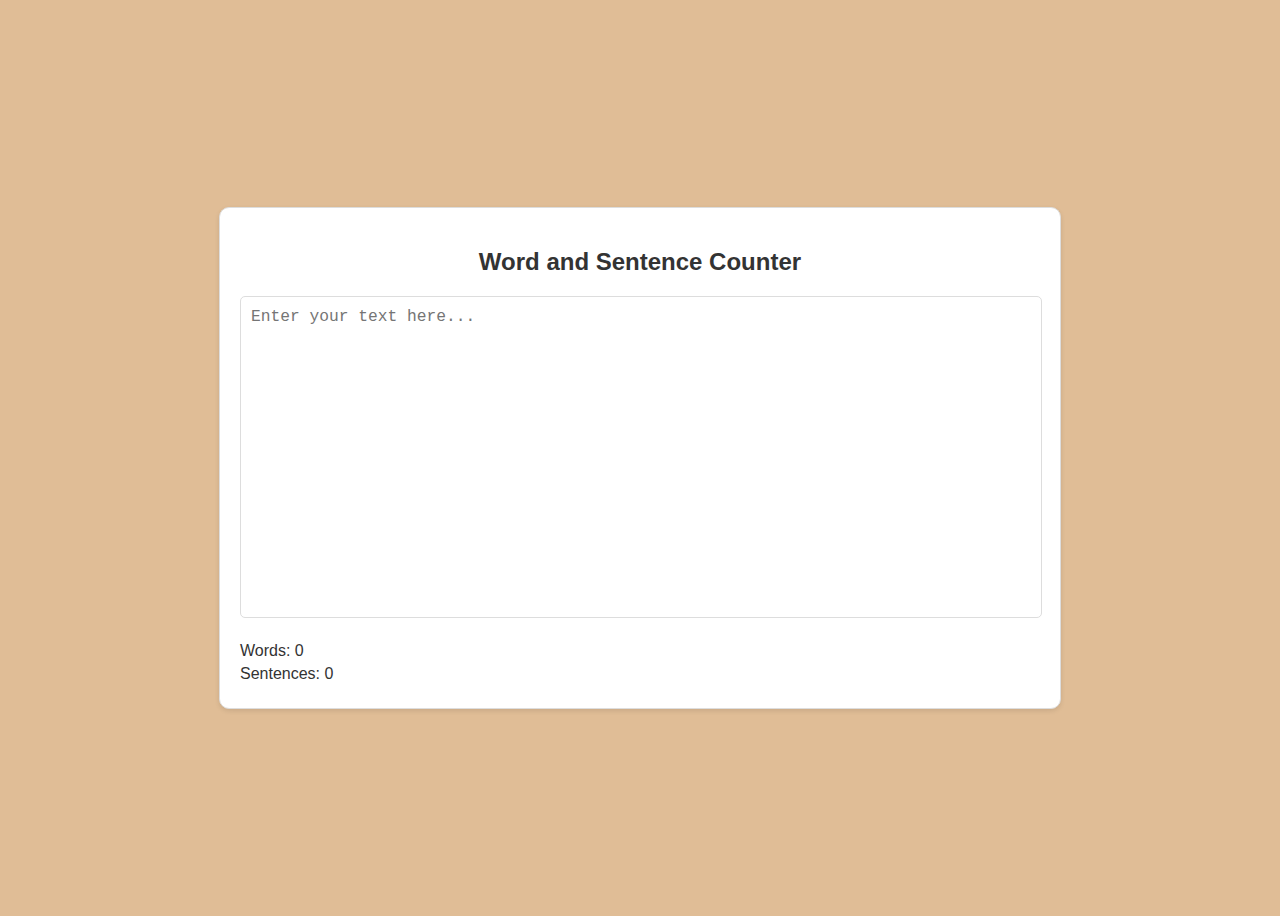
<file: Laboratory Activities/Laboratory Activity 3 – 19-11-24/index.html>
<!DOCTYPE html>
<html>
<head>
    <title>Word and Sentence Counter</title>
    <link rel="stylesheet" href="style.css">
</head>
<body>
    <div class="container">
        <h2>Word and Sentence Counter</h2>
        <textarea id="textInput" placeholder="Enter your text here..."></textarea>
        <div id="result">
            <p>Words: <span id="wordCount">0</span></p>
            <p>Sentences: <span id="sentenceCount">0</span></p>
        </div>
    </div>
    <script src="script.js"></script>
</body>
</html>
</file>
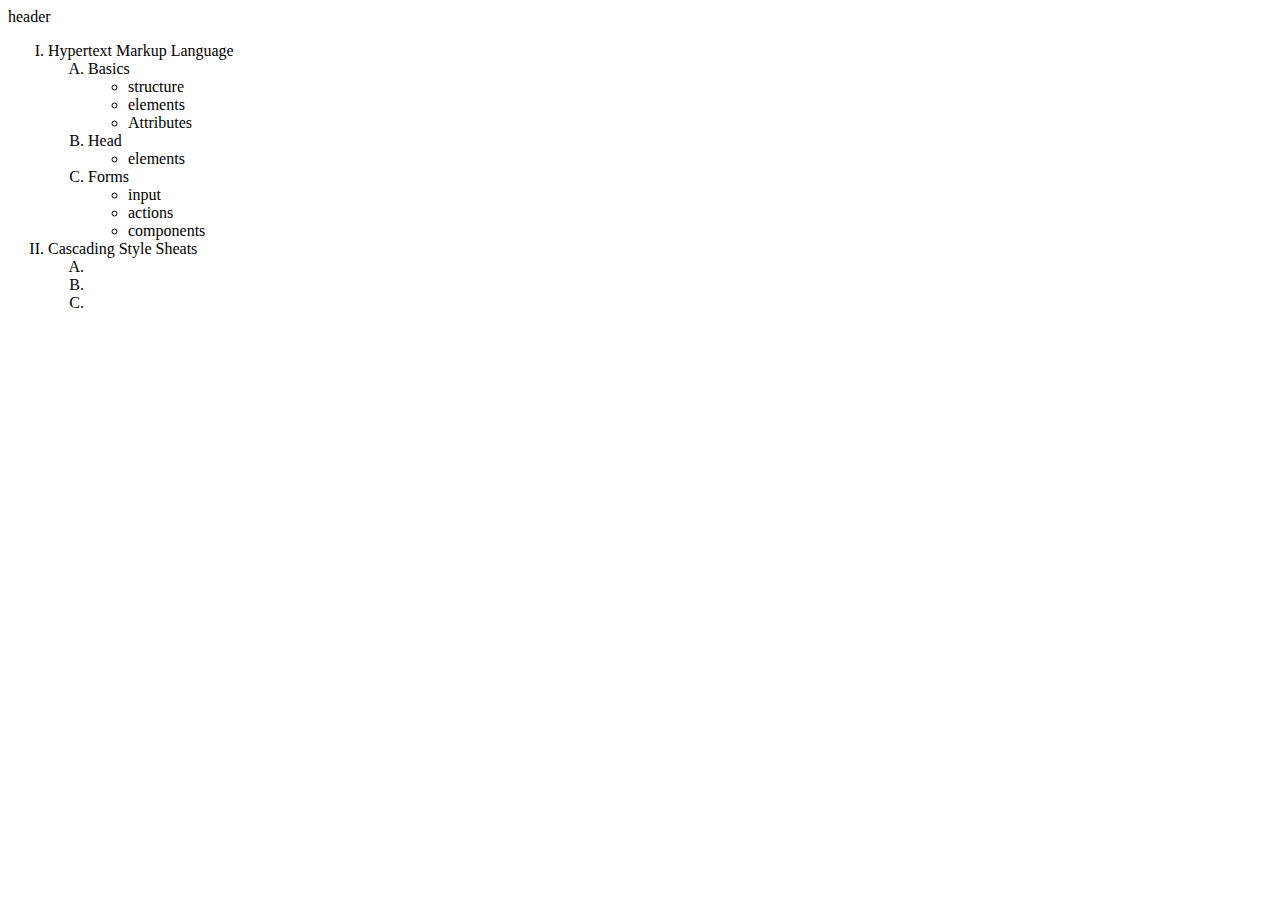
<file: Excercise Sets/Excercise Set1.html>
<html>
	<head>header</head>
	<body>
		<ol type="I">
		<li>Hypertext Markup Language</li>
			<ol type="A">
				<li>Basics</li>
					<ul style="list-style-type:circle">
						<li>structure</li>
						<li>elements</li>
						<li>Attributes</li>
					</ul>
				<li>Head</li>
					<ul style="list-style-type:circle">
						<li>elements</li>
					</ul>
				<li>Forms</li>
					<ul style="list-style-type:circle">
						<li>input</li>
						<li>actions</li>
						<li>components</li>
					</ul>
			</ol>
		<li>Cascading Style Sheats</li>
			<ol type="A">
				<li></li>
				<li></li>
				<li></li>
			</ol>
		</ol>
	</body>
</html>
</file>
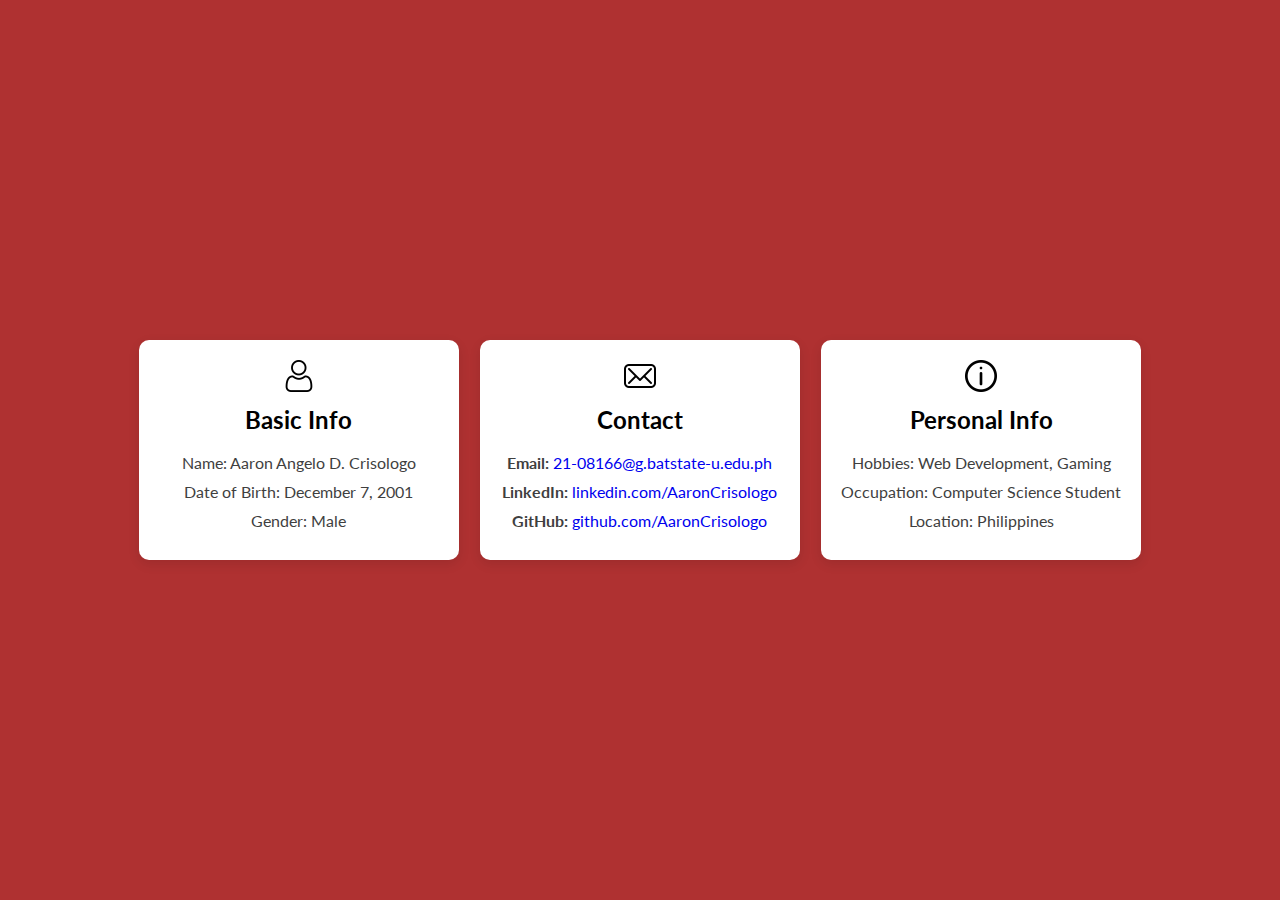
<file: Excercise Sets/Exercise Set 02/about.html>
<!DOCTYPE html>
<html lang="en">
  <head>
  <meta charset="UTF-8">
  <meta name="viewport" content="width=device-width, initial-scale=1.0">
  <title>Business Card</title>
  <link rel="stylesheet" href="styles.css">
  <link rel="preconnect" href="https://fonts.googleapis.com">
  <link rel="preconnect" href="https://fonts.gstatic.com" crossorigin>
  <link href="https://fonts.googleapis.com/css2?family=Lato:ital,wght@0,100;0,300;0,400;0,700;0,900;1,100;1,300;1,400;1,700;1,900&display=swap" rel="stylesheet">
</head>
<body>

<div class="card-container">
  <div class="card">
    <div style="text-align: center;"><img src="assets/user.png" class="icon"></div>
    <h2>Basic Info</h2>
    <p>Name: <span>Aaron Angelo D. Crisologo</span></p>
    <p>Date of Birth: <span>December 7, 2001</span></p>
    <p>Gender: <span>Male</span></p>
  </div>

  <div class="card">
    <div style="text-align: center;"><img src="assets/email.png" class="icon"></div>
    <h2>Contact</h2>
    <p><span style="font-weight: bold;">Email: </span><a href="https://mail.google.com/mail/u/0/" target="_blank" class="custom-link">21-08166@g.batstate-u.edu.ph</a></p>
    <p><span style="font-weight: bold;">LinkedIn: </span><a href="https://www.linkedin.com/" target="_blank" class="custom-link">linkedin.com/AaronCrisologo</a></p>
    <p><span style="font-weight: bold;">GitHub: </span><a href="https://github.com/AaronCrisologo" target="_blank" class="custom-link">github.com/AaronCrisologo</a></p>
  </div>

  <div class="card">
    <div style="text-align: center;"><img src="assets/info.png" class="icon"></div>
    <h2>Personal Info</h2>
    <p>Hobbies: <span>Web Development, Gaming</span></p>
    <p>Occupation: <span>Computer Science Student
    </span></p>
    <p>Location: <span>Philippines</span></p>
  </div>
</div>

</body>
</html>
</file>
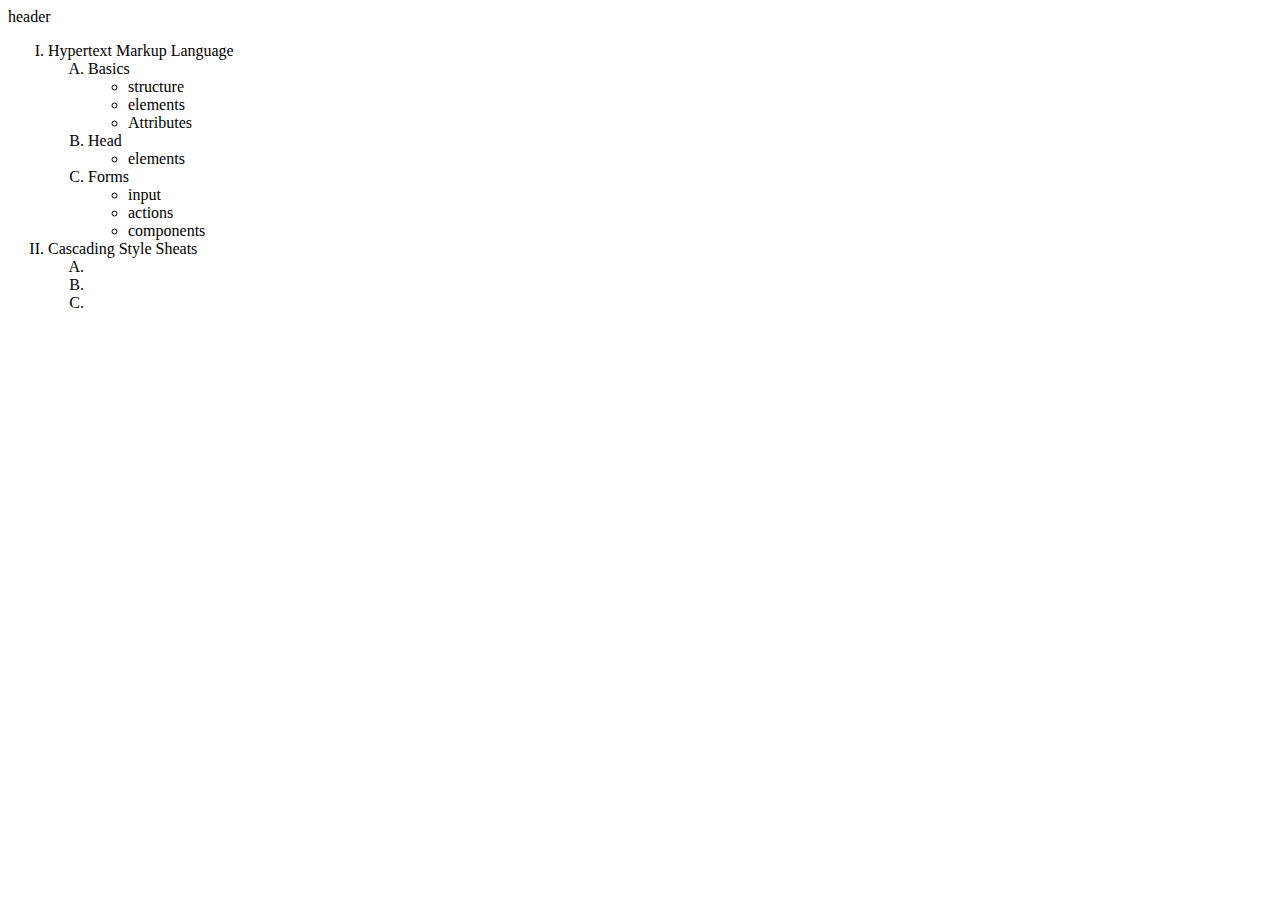
<file: Excercise Sets/Exercise Set 1/Excercise Set1.html>
<html>
	<head>header</head>
	<body>
		<ol type="I">
		<li>Hypertext Markup Language</li>
			<ol type="A">
				<li>Basics</li>
					<ul style="list-style-type:circle">
						<li>structure</li>
						<li>elements</li>
						<li>Attributes</li>
					</ul>
				<li>Head</li>
					<ul style="list-style-type:circle">
						<li>elements</li>
					</ul>
				<li>Forms</li>
					<ul style="list-style-type:circle">
						<li>input</li>
						<li>actions</li>
						<li>components</li>
					</ul>
			</ol>
		<li>Cascading Style Sheats</li>
			<ol type="A">
				<li></li>
				<li></li>
				<li></li>
			</ol>
		</ol>
	</body>
</html>
</file>
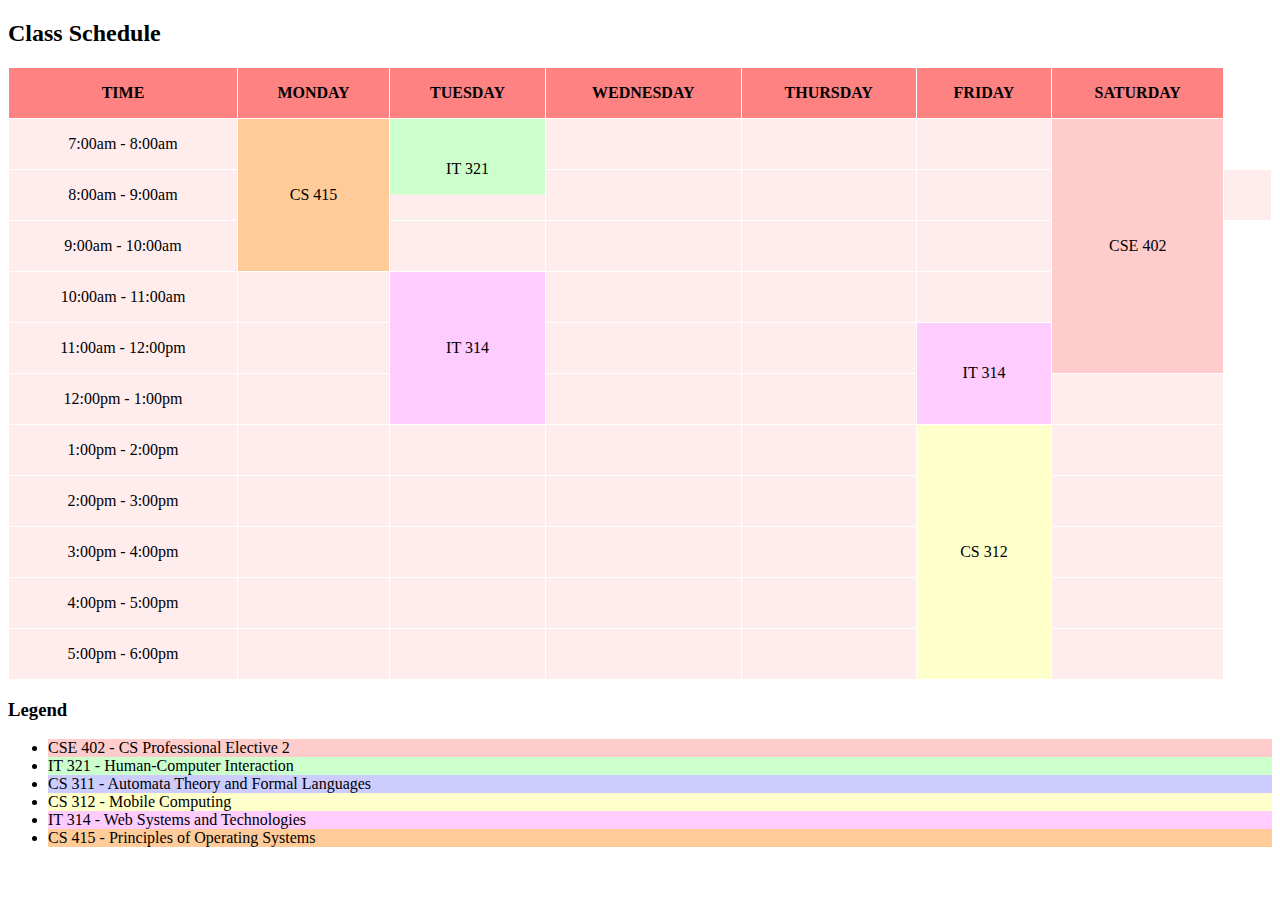
<file: Laboratory Activities/Laboratory Activity 1 - 05-09-24/html-tables.html>
<!DOCTYPE html>
<html lang="en">
<head>
  <meta charset="UTF-8">
  <meta name="viewport" content="width=device-width, initial-scale=1.0">
  <title>Class Schedule</title>
  <style>
    table {
        width: 100%;
        border-collapse: collapse;
    }
    th, td {
        border: 1px solid rgb(255, 255, 255);
        text-align: center;
        padding: 16px;
    }
    th {
        background-color: #ff8282;
    }
    td  {
        background-color: #ffecec;
    }
    .cse402 { background-color: #ffcccc; }
    .it321 {background-color: #ccffcc;}
    .it321half {
        background: linear-gradient(to bottom, #ccffcc 75%, #ffecec 50%);
    }
    .cs311 { background-color: #ccccff; }
    .cs312 { background-color: #ffffcc; }
    .it314 { background-color: #ffccff; }
    .cs415 { background-color: #ffcc99; }

  </style>
</head>
<body>

<h2>Class Schedule</h2>
<table>
  <tr>
    <th>TIME</th>
    <th>MONDAY</th>
    <th>TUESDAY</th>
    <th>WEDNESDAY</th>
    <th>THURSDAY</th>
    <th>FRIDAY</th>
    <th>SATURDAY</th>
  </tr>
  <tr>
    <td>7:00am - 8:00am</td>
    <td class="cs415" rowspan="3">CS 415</td>
    <td class="it321half" rowspan="2">IT 321</td>
    <td></td>
    <td></td>
    <td></td>
    <td class="cse402" rowspan="5">CSE 402</td>
  </tr>
  <tr>
    <td>8:00am - 9:00am</td>
    <td></td>
    <td></td>
    <td></td>
    <td></td>
  </tr>
  <tr>
    <td>9:00am - 10:00am</td>
    <td></td>
    <td></td>
    <td></td>
    <td></td>
  </tr>
  <tr>
    <td>10:00am - 11:00am</td>
    <td></td>
    <td class="it314" rowspan="3">IT 314</td>
    <td></td>
    <td></td>
    <td></td>
  </tr>
  <tr>
    <td>11:00am - 12:00pm</td>
    <td></td>
    <td></td>
    <td></td>
    <td class="it314" rowspan="2">IT 314</td>
  </tr>
  <tr>
    <td>12:00pm - 1:00pm</td>
    <td></td>
    <td></td>
    <td></td>
    <td></td>
  </tr>
  <tr>
    <td>1:00pm - 2:00pm</td>
    <td></td>
    <td></td>
    <td></td>
    <td></td>
    <td class="cs312" rowspan="5">CS 312</td>
    <td></td>
  </tr>
  <tr>
    <td>2:00pm - 3:00pm</td>
    <td></td>
    <td></td>
    <td></td>
    <td></td>
    <td></td>
  </tr>
  <tr>
    <td>3:00pm - 4:00pm</td>
    <td></td>
    <td></td>
    <td></td>
    <td></td>
    <td></td>
  </tr>
  <tr>
    <td>4:00pm - 5:00pm</td>
    <td></td>
    <td></td>
    <td></td>
    <td></td>
    <td></td>
  </tr>
  <tr>
    <td>5:00pm - 6:00pm</td>
    <td></td>
    <td></td>
    <td></td>
    <td></td>
    <td></td>
  </tr>
</table>

<h3>Legend</h3>
<ul>
  <li class="cse402">CSE 402 - CS Professional Elective 2 </li>
  <li class="it321">IT 321 - Human-Computer Interaction</li>
  <li class="cs311">CS 311 - Automata Theory and Formal Languages</li>
  <li class="cs312">CS 312 - Mobile Computing</li>
  <li class="it314">IT 314 - Web Systems and Technologies</li>
  <li class="cs415">CS 415 - Principles of Operating Systems</li>
</ul>

</body>
</html>
</file>
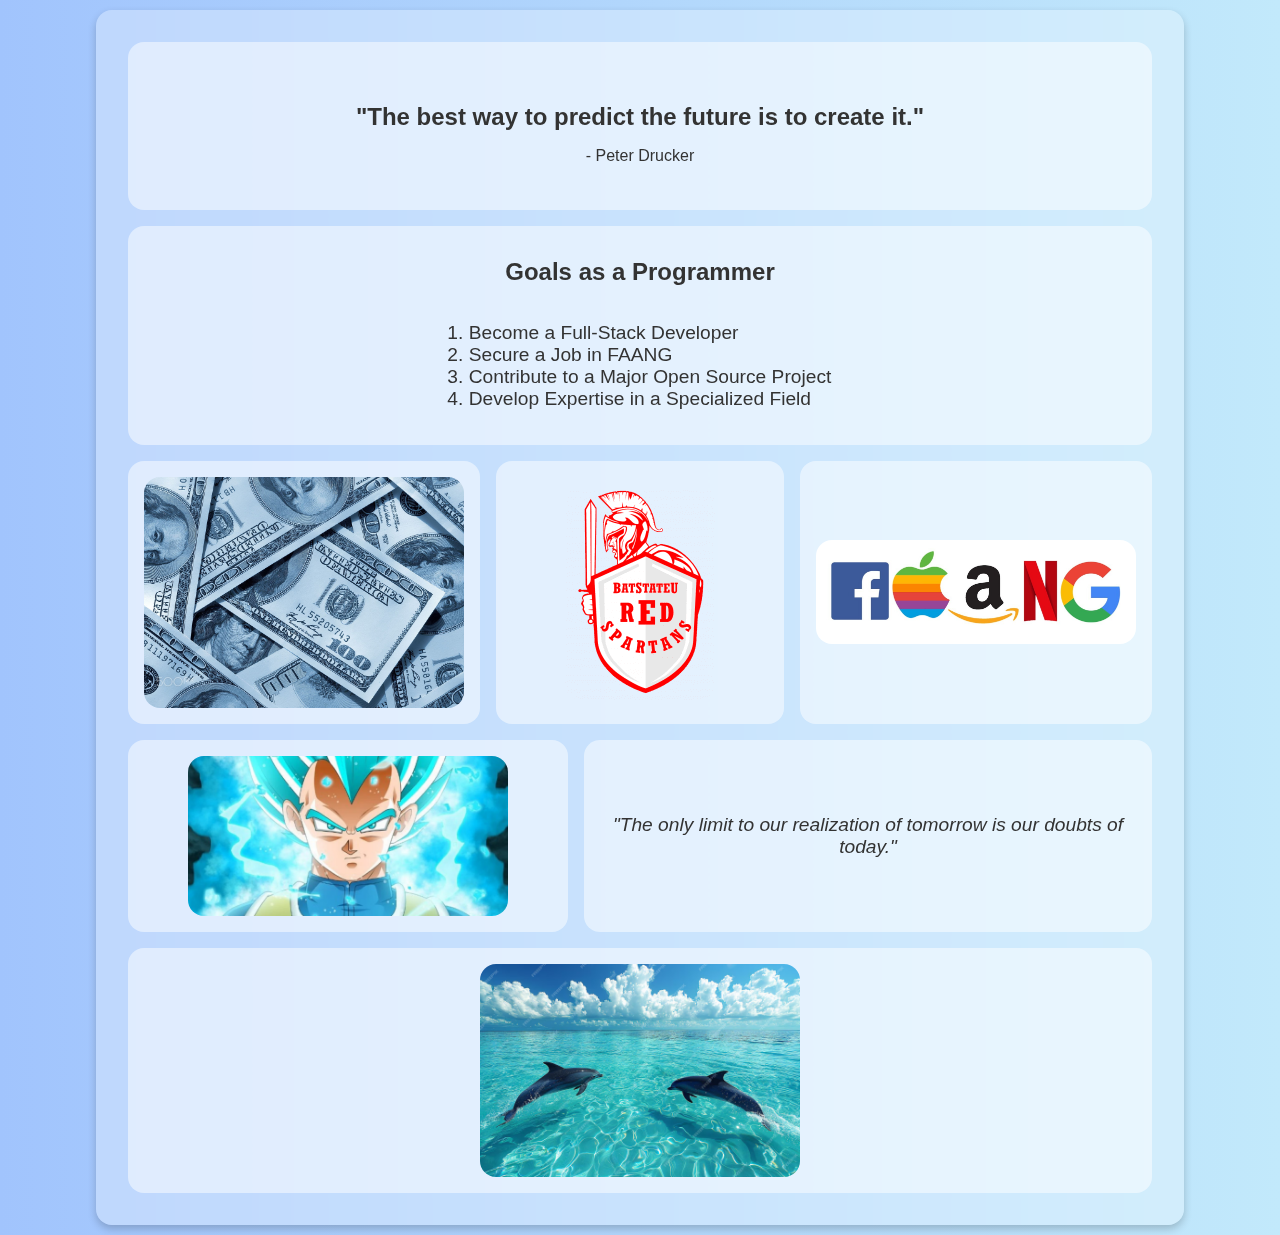
<file: Laboratory Activities/Laboratory Activity 2 – 03-10-24/visionboard.html>
<!DOCTYPE html>
<html lang="en">
<head>
    <meta charset="UTF-8">
    <meta name="viewport" content="width=device-width, initial-scale=1.0">
    <title>Vision Board</title>
    <link rel="stylesheet" href="styles.css">
</head>
<body>
    <div class="vision-board">
        <div class="vision-item bigquo" id="bigquo">
            <h1>"The best way to predict the future is to create it."</h1>
            - Peter Drucker
        </div>
        <div class="vision-item" id="spartan">
            <img src="assets\BatStateU-NEU-Logo.png" alt="Placeholder Image ">
        </div>
        <div class="vision-item smallquo" id="smallquo">
            <p class="quote">"The only limit to our realization of tomorrow is our doubts of today."</p>
        </div>
        <div class="vision-item grow" id="list">
            <h1>Goals as a Programmer</h1>
            <ol class="goals">
                <li>Become a Full-Stack Developer</li>
                <li>Secure a Job in FAANG</li>
                <li>Contribute to a Major Open Source Project</li>
                <li>Develop Expertise in a Specialized Field</li>
            </ul>
        </div>        
        <div class="vision-item" id="money">
            <img src="assets\ab11e6bf6843c557ab5b5d2fff3576cd.jpg" alt="Placeholder Image">
        </div>
        <div class="vision-item" id="brain">
            <img src="assets\220524_AI_digital_brain_GettyImages-1331059443-scaled-e1698953895258-2048x1154.jpg" alt="Placeholder Image">
        </div>
        <div class="vision-item" id="faang">
            <img src="assets\FAANG-small.jpg" alt="Placeholder Image">
        </div>
        <div class="vision-item" id="dolph">
            <img src="assets\beautiful-blue-sky-with-white-clouds-sun-is-shining-brightly-two-dolphins-leaping-out_970631-24508.png" alt="Placeholder Image">
        </div>
    </div>
</body>
</html>
</file>
<file: Laboratory Activities/Laboratory Activity 3 – 19-11-24/style.css>
body {
    display: flex; /* Make the body a flex container */
    height: 100vh; /* Make the body full viewport height */
    align-items: center; /* Center items vertically */
    justify-content: center; /* Center items horizontally */
    background-color: #e0bd96;
    color: #333;
    font-family: Arial, sans-serif;
}

.container {
    width: 80%;
    max-width: 800px;
    padding: 20px;
    border: 1px solid #ddd;
    border-radius: 10px;
    background-color: #fff;
    box-shadow: 0px 2px 5px rgba(0, 0, 0, 0.1);
}

h2 {
    text-align: center;
}

#textInput {
    width: 97.5%;
    height: 300px;
    padding: 10px;
    border: 1px solid #ddd;
    border-radius: 5px;
    resize: none;
    font-size: 1.25em;
}

#result {
    margin-top: 20px;
}

#result p {
    margin: 5px 0;
}
</file>
<file: Excercise Sets/Exercise Set 02/styles.css>
body {
    font-family: 'lato', sans-serif;
    background-color: #af3131;
    display: flex;
    justify-content: center;
    align-items: center;
    height: 100vh;
    margin: 0;
}

.card-container {
    display: flex;
    justify-content: space-around;
    width: 80%;
    max-width: 1200px;
}

.card {
    background-color: white;
    padding: 20px;
    box-shadow: 0px 4px 12px rgba(0,0,0,0.1);
    border-radius: 10px;
    width: 280px;
    transition: transform 0.3s;
}

.card:hover {
    transform: translateY(-10px);
}

.icon {
    width: 2em;
    padding-bottom: 10px;
}

.card h2 {
    margin-top: 0;
    font-size: 1.5em;
    text-align: center;
}

.card p {
    margin: 10px 0;
    color: #3f3f3f;
    font-size: 1em;
    text-align: center;
}

.custom-link {
    text-decoration: none;
}
  
.custom-link:hover {
    text-decoration: underline;
}
</file>
<file: Laboratory Activities/Laboratory Activity 2 – 03-10-24/styles.css>
body {
    font-family: Montserrat, sans-serif;
    background: linear-gradient(to right, #a1c4fd, #c2e9fb);
    color: #333;
    display: flex;
    justify-content: center;
    align-items: center;
    min-height: 100vh;
    margin: 0;
}

.vision-board {
    display: flex;
    flex-wrap: wrap;
    gap: 1rem;
    justify-content: center;
    max-width: 80%;
    max-height: 500%;
    background: rgba(255, 255, 255, 0.3);
    backdrop-filter: blur(10px);
    padding: 2rem;
    border-radius: 1rem;
    box-shadow: 0 0.25rem 0.5rem rgba(0, 0, 0, 0.2);
    margin-top: 10px;
    margin-bottom: 10px;
}

.vision-item {
    display: flex;
    justify-content: center;
    align-items: center; /* This centers the content vertically */
    background: rgba(255, 255, 255, 0.5);
    border-radius: 1rem;
    padding: 1rem;
    text-align: center;
    transition: transform 0.3s;
    flex: 1 1 16rem;
    max-height: 24rem;
    flex-direction: column;
}

.vision-item:hover {
    transform: scale(1.05);
}

.vision-item.bigquo {
    flex-basis: 100%;
    padding: 5vh;
}

.vision-item.smallquo {
    flex-basis: 24rem
}

.vision-item.grow {
    flex-basis: 48rem;
}

.vision-item h1 {
    font-size: 1.5rem;
}

.quote {
    font-size: 1.2rem;
    color: #333;
    font-style: italic;
}

.goals {
    padding-left: 1.25rem;
    text-align: left;
    color: #333;
    font-size: 1.2rem;
}

.vision-item img {
    max-height: 16rem;
    max-width: 20rem;
    border-radius: 1rem;
}

div#bigquo {order: 1;}
div#spartan {order: 4;}
div#smallquo {order: 7;}
div#list {order: 2;}
div#brain {order: 6;}
div#faang {order: 5;}
div#money {order: 3}
div#dolph {order: 8}
</file>
